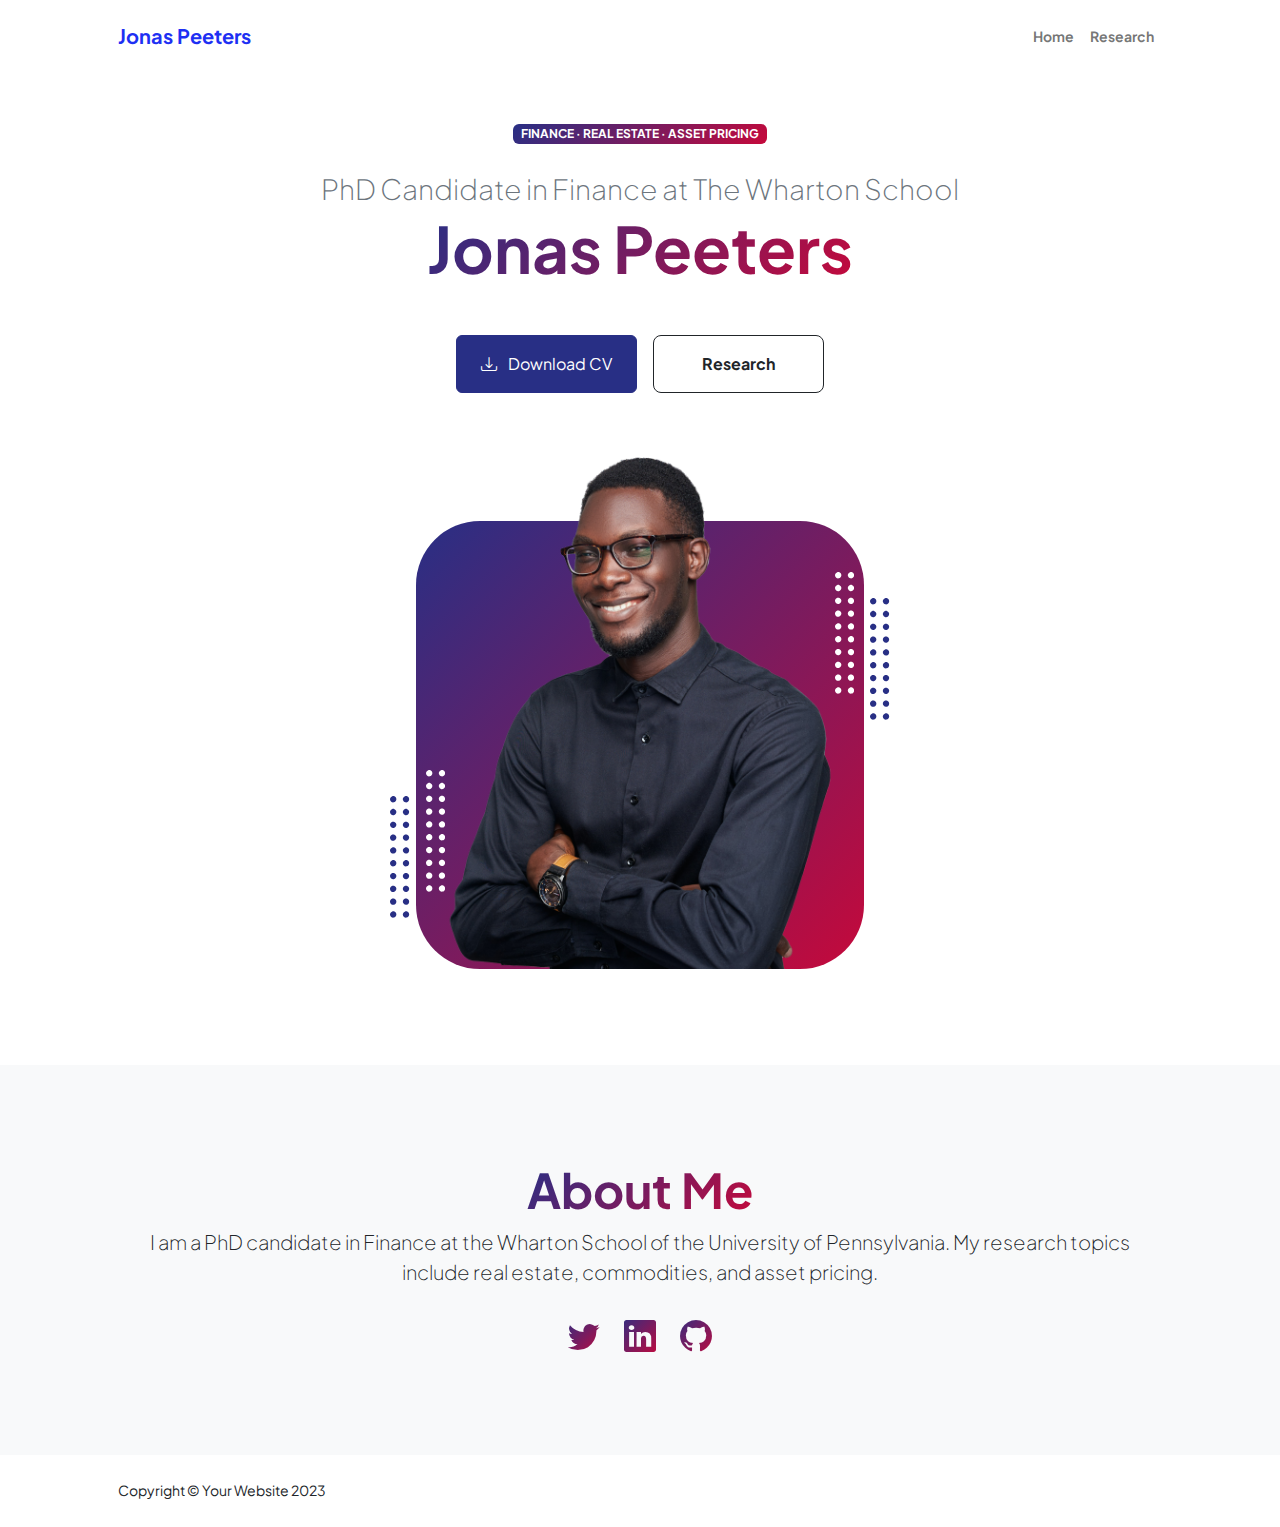
<file: index.html>
<!DOCTYPE html>
<html lang="en">
    <head>
        <meta charset="utf-8" />
        <meta name="viewport" content="width=device-width, initial-scale=1, shrink-to-fit=no" />
        <meta name="description" content="" />
        <meta name="author" content="" />
        <title>JP - Home</title>
        <!-- Favicon-->
        <link rel="icon" type="image/x-icon" href="assets/favicon.ico" />
        <!-- Custom Google font-->
        <link rel="preconnect" href="https://fonts.googleapis.com" />
        <link rel="preconnect" href="https://fonts.gstatic.com" crossorigin />
        <link href="https://fonts.googleapis.com/css2?family=Plus+Jakarta+Sans:wght@100;200;300;400;500;600;700;800;900&amp;display=swap" rel="stylesheet" />
        <!-- Bootstrap icons-->
        <link href="https://cdn.jsdelivr.net/npm/bootstrap-icons@1.8.1/font/bootstrap-icons.css" rel="stylesheet" />
        <!-- Core theme CSS (includes Bootstrap)-->
        <link href="css/styles.css" rel="stylesheet" />
    </head>
    <body class="d-flex flex-column h-100">
        <main class="flex-shrink-0">
            <!-- Navigation-->
            <nav class="navbar navbar-expand-lg navbar-light bg-white py-3">
                <div class="container px-5">
                    <a class="navbar-brand" href="index.html"><span class="fw-bolder text-primary">Jonas Peeters</span></a>
                    <button class="navbar-toggler" type="button" data-bs-toggle="collapse" data-bs-target="#navbarSupportedContent" aria-controls="navbarSupportedContent" aria-expanded="false" aria-label="Toggle navigation"><span class="navbar-toggler-icon"></span></button>
                    <div class="collapse navbar-collapse" id="navbarSupportedContent">
                        <ul class="navbar-nav ms-auto mb-2 mb-lg-0 small fw-bolder">
                            <li class="nav-item"><a class="nav-link" href="index.html">Home</a></li>
                            <li class="nav-item"><a class="nav-link" href="projects.html">Research</a></li>
                        </ul>
                    </div>
                </div>
            </nav>
            <!-- Header-->
            <header class="py-5">
                <div class="container px-5 pb-5">
                    <div class="row gx-5 align-items-center">
                        <div class="col-xxl-5">
                            <!-- Header text content-->
                            <div class="text-center text-xxl-start">
                                <div class="badge bg-gradient-primary-to-secondary text-white mb-4"><div class="text-uppercase">Finance &middot; Real Estate &middot; Asset Pricing</div></div>
                                <div class="fs-3 fw-light text-muted">PhD Candidate in Finance at The Wharton School</div>
                                <h1 class="display-3 fw-bolder mb-5"><span class="text-gradient d-inline">Jonas Peeters</span></h1>
                                <div class="d-grid gap-3 d-sm-flex justify-content-sm-center justify-content-xxl-start mb-3">
                                    <a class="btn btn-primary px-4 py-3" href="/assets/CV_20240404.pdf" download type="application/pdf">
                                        <div class="d-inline-block bi bi-download me-2"></div>
                                        Download CV
                                    </a>
                                    <a class="btn btn-outline-dark btn-lg px-5 py-3 fs-6 fw-bolder" href="projects.html">Research</a>
                                </div>
                            </div>
                        </div>
                        <div class="col-xxl-7">
                            <!-- Header profile picture-->
                            <div class="d-flex justify-content-center mt-5 mt-xxl-0">
                                <div class="profile bg-gradient-primary-to-secondary">
                                    <!-- TIP: For best results, use a photo with a transparent background like the demo example below-->
                                    <!-- Watch a tutorial on how to do this on YouTube (link)-->
                                    <img class="profile-img" src="assets/profile.png" alt="..." />
                                    <div class="dots-1">
                                        <!-- SVG Dots-->
                                        <svg version="1.1" xmlns="http://www.w3.org/2000/svg" xmlns:xlink="http://www.w3.org/1999/xlink" x="0px" y="0px" viewBox="0 0 191.6 1215.4" style="enable-background: new 0 0 191.6 1215.4" xml:space="preserve">
                                            <g transform="translate(0.000000,1280.000000) scale(0.100000,-0.100000)">
                                                <path d="M227.7,12788.6c-105-35-200-141-222-248c-43-206,163-412,369-369c155,32,275,190,260,339c-11,105-90,213-190,262        C383.7,12801.6,289.7,12808.6,227.7,12788.6z"></path>
                                                <path d="M1507.7,12788.6c-151-50-253-216-222-362c25-119,136-230,254-255c194-41,395,142,375,339c-11,105-90,213-190,262        C1663.7,12801.6,1569.7,12808.6,1507.7,12788.6z"></path>
                                                <path d="M227.7,11508.6c-105-35-200-141-222-248c-43-206,163-412,369-369c155,32,275,190,260,339c-11,105-90,213-190,262        C383.7,11521.6,289.7,11528.6,227.7,11508.6z"></path>
                                                <path d="M1507.7,11508.6c-151-50-253-216-222-362c25-119,136-230,254-255c194-41,395,142,375,339c-11,105-90,213-190,262        C1663.7,11521.6,1569.7,11528.6,1507.7,11508.6z"></path>
                                                <path d="M227.7,10228.6c-105-35-200-141-222-248c-43-206,163-412,369-369c155,32,275,190,260,339c-11,105-90,213-190,262        C383.7,10241.6,289.7,10248.6,227.7,10228.6z"></path>
                                                <path d="M1507.7,10228.6c-105-35-200-141-222-248c-43-206,163-412,369-369c155,32,275,190,260,339c-11,105-90,213-190,262        C1663.7,10241.6,1569.7,10248.6,1507.7,10228.6z"></path>
                                                <path d="M227.7,8948.6c-105-35-200-141-222-248c-43-206,163-412,369-369c155,32,275,190,260,339c-11,105-90,213-190,262        C383.7,8961.6,289.7,8968.6,227.7,8948.6z"></path>
                                                <path d="M1507.7,8948.6c-105-35-200-141-222-248c-43-206,163-412,369-369c155,32,275,190,260,339c-11,105-90,213-190,262        C1663.7,8961.6,1569.7,8968.6,1507.7,8948.6z"></path>
                                                <path d="M227.7,7668.6c-105-35-200-141-222-248c-43-206,163-412,369-369c155,32,275,190,260,339c-11,105-90,213-190,262        C383.7,7681.6,289.7,7688.6,227.7,7668.6z"></path>
                                                <path d="M1507.7,7668.6c-105-35-200-141-222-248c-43-206,163-412,369-369c155,32,275,190,260,339c-11,105-90,213-190,262        C1663.7,7681.6,1569.7,7688.6,1507.7,7668.6z"></path>
                                                <path d="M227.7,6388.6c-105-35-200-141-222-248c-43-206,163-412,369-369c155,32,275,190,260,339c-11,105-90,213-190,262        C383.7,6401.6,289.7,6408.6,227.7,6388.6z"></path>
                                                <path d="M1507.7,6388.6c-105-35-200-141-222-248c-43-206,163-412,369-369c155,32,275,190,260,339c-11,105-90,213-190,262        C1663.7,6401.6,1569.7,6408.6,1507.7,6388.6z"></path>
                                                <path d="M227.7,5108.6c-105-35-200-141-222-248c-43-206,163-412,369-369c155,32,275,190,260,339c-11,105-90,213-190,262        C383.7,5121.6,289.7,5128.6,227.7,5108.6z"></path>
                                                <path d="M1507.7,5108.6c-105-35-200-141-222-248c-43-206,163-412,369-369c155,32,275,190,260,339c-11,105-90,213-190,262        C1663.7,5121.6,1569.7,5128.6,1507.7,5108.6z"></path>
                                                <path d="M227.7,3828.6c-105-35-200-141-222-248c-43-206,163-412,369-369c155,32,275,190,260,339c-11,105-90,213-190,262        C383.7,3841.6,289.7,3848.6,227.7,3828.6z"></path>
                                                <path d="M1507.7,3828.6c-105-35-200-141-222-248c-43-206,163-412,369-369c155,32,275,190,260,339c-11,105-90,213-190,262        C1663.7,3841.6,1569.7,3848.6,1507.7,3828.6z"></path>
                                                <path d="M227.7,2548.6c-105-35-200-141-222-248c-43-206,163-412,369-369c155,32,275,190,260,339c-11,105-90,213-190,262        C383.7,2561.6,289.7,2568.6,227.7,2548.6z"></path>
                                                <path d="M1507.7,2548.6c-105-35-200-141-222-248c-43-206,163-412,369-369c155,32,275,190,260,339c-11,105-90,213-190,262        C1663.7,2561.6,1569.7,2568.6,1507.7,2548.6z"></path>
                                                <path d="M227.7,1268.6c-105-35-200-141-222-248c-43-206,163-412,369-369c155,32,275,190,260,339c-11,105-90,213-190,262        C383.7,1281.6,289.7,1288.6,227.7,1268.6z"></path>
                                                <path d="M1507.7,1268.6c-105-35-200-141-222-248c-43-206,163-412,369-369c155,32,275,190,260,339c-11,105-90,213-190,262        C1663.7,1281.6,1569.7,1288.6,1507.7,1268.6z"></path>
                                            </g>
                                        </svg>
                                        <!-- END of SVG dots-->
                                    </div>
                                    <div class="dots-2">
                                        <!-- SVG Dots-->
                                        <svg version="1.1" xmlns="http://www.w3.org/2000/svg" xmlns:xlink="http://www.w3.org/1999/xlink" x="0px" y="0px" viewBox="0 0 191.6 1215.4" style="enable-background: new 0 0 191.6 1215.4" xml:space="preserve">
                                            <g transform="translate(0.000000,1280.000000) scale(0.100000,-0.100000)">
                                                <path d="M227.7,12788.6c-105-35-200-141-222-248c-43-206,163-412,369-369c155,32,275,190,260,339c-11,105-90,213-190,262        C383.7,12801.6,289.7,12808.6,227.7,12788.6z"></path>
                                                <path d="M1507.7,12788.6c-151-50-253-216-222-362c25-119,136-230,254-255c194-41,395,142,375,339c-11,105-90,213-190,262        C1663.7,12801.6,1569.7,12808.6,1507.7,12788.6z"></path>
                                                <path d="M227.7,11508.6c-105-35-200-141-222-248c-43-206,163-412,369-369c155,32,275,190,260,339c-11,105-90,213-190,262        C383.7,11521.6,289.7,11528.6,227.7,11508.6z"></path>
                                                <path d="M1507.7,11508.6c-151-50-253-216-222-362c25-119,136-230,254-255c194-41,395,142,375,339c-11,105-90,213-190,262        C1663.7,11521.6,1569.7,11528.6,1507.7,11508.6z"></path>
                                                <path d="M227.7,10228.6c-105-35-200-141-222-248c-43-206,163-412,369-369c155,32,275,190,260,339c-11,105-90,213-190,262        C383.7,10241.6,289.7,10248.6,227.7,10228.6z"></path>
                                                <path d="M1507.7,10228.6c-105-35-200-141-222-248c-43-206,163-412,369-369c155,32,275,190,260,339c-11,105-90,213-190,262        C1663.7,10241.6,1569.7,10248.6,1507.7,10228.6z"></path>
                                                <path d="M227.7,8948.6c-105-35-200-141-222-248c-43-206,163-412,369-369c155,32,275,190,260,339c-11,105-90,213-190,262        C383.7,8961.6,289.7,8968.6,227.7,8948.6z"></path>
                                                <path d="M1507.7,8948.6c-105-35-200-141-222-248c-43-206,163-412,369-369c155,32,275,190,260,339c-11,105-90,213-190,262        C1663.7,8961.6,1569.7,8968.6,1507.7,8948.6z"></path>
                                                <path d="M227.7,7668.6c-105-35-200-141-222-248c-43-206,163-412,369-369c155,32,275,190,260,339c-11,105-90,213-190,262        C383.7,7681.6,289.7,7688.6,227.7,7668.6z"></path>
                                                <path d="M1507.7,7668.6c-105-35-200-141-222-248c-43-206,163-412,369-369c155,32,275,190,260,339c-11,105-90,213-190,262        C1663.7,7681.6,1569.7,7688.6,1507.7,7668.6z"></path>
                                                <path d="M227.7,6388.6c-105-35-200-141-222-248c-43-206,163-412,369-369c155,32,275,190,260,339c-11,105-90,213-190,262        C383.7,6401.6,289.7,6408.6,227.7,6388.6z"></path>
                                                <path d="M1507.7,6388.6c-105-35-200-141-222-248c-43-206,163-412,369-369c155,32,275,190,260,339c-11,105-90,213-190,262        C1663.7,6401.6,1569.7,6408.6,1507.7,6388.6z"></path>
                                                <path d="M227.7,5108.6c-105-35-200-141-222-248c-43-206,163-412,369-369c155,32,275,190,260,339c-11,105-90,213-190,262        C383.7,5121.6,289.7,5128.6,227.7,5108.6z"></path>
                                                <path d="M1507.7,5108.6c-105-35-200-141-222-248c-43-206,163-412,369-369c155,32,275,190,260,339c-11,105-90,213-190,262        C1663.7,5121.6,1569.7,5128.6,1507.7,5108.6z"></path>
                                                <path d="M227.7,3828.6c-105-35-200-141-222-248c-43-206,163-412,369-369c155,32,275,190,260,339c-11,105-90,213-190,262        C383.7,3841.6,289.7,3848.6,227.7,3828.6z"></path>
                                                <path d="M1507.7,3828.6c-105-35-200-141-222-248c-43-206,163-412,369-369c155,32,275,190,260,339c-11,105-90,213-190,262        C1663.7,3841.6,1569.7,3848.6,1507.7,3828.6z"></path>
                                                <path d="M227.7,2548.6c-105-35-200-141-222-248c-43-206,163-412,369-369c155,32,275,190,260,339c-11,105-90,213-190,262        C383.7,2561.6,289.7,2568.6,227.7,2548.6z"></path>
                                                <path d="M1507.7,2548.6c-105-35-200-141-222-248c-43-206,163-412,369-369c155,32,275,190,260,339c-11,105-90,213-190,262        C1663.7,2561.6,1569.7,2568.6,1507.7,2548.6z"></path>
                                                <path d="M227.7,1268.6c-105-35-200-141-222-248c-43-206,163-412,369-369c155,32,275,190,260,339c-11,105-90,213-190,262        C383.7,1281.6,289.7,1288.6,227.7,1268.6z"></path>
                                                <path d="M1507.7,1268.6c-105-35-200-141-222-248c-43-206,163-412,369-369c155,32,275,190,260,339c-11,105-90,213-190,262        C1663.7,1281.6,1569.7,1288.6,1507.7,1268.6z"></path>
                                            </g>
                                        </svg>
                                        <!-- END of SVG dots-->
                                    </div>
                                    <div class="dots-3">
                                        <!-- SVG Dots-->
                                        <svg version="1.1" xmlns="http://www.w3.org/2000/svg" xmlns:xlink="http://www.w3.org/1999/xlink" x="0px" y="0px" viewBox="0 0 191.6 1215.4" style="enable-background: new 0 0 191.6 1215.4" xml:space="preserve">
                                            <g transform="translate(0.000000,1280.000000) scale(0.100000,-0.100000)">
                                                <path d="M227.7,12788.6c-105-35-200-141-222-248c-43-206,163-412,369-369c155,32,275,190,260,339c-11,105-90,213-190,262        C383.7,12801.6,289.7,12808.6,227.7,12788.6z"></path>
                                                <path d="M1507.7,12788.6c-151-50-253-216-222-362c25-119,136-230,254-255c194-41,395,142,375,339c-11,105-90,213-190,262        C1663.7,12801.6,1569.7,12808.6,1507.7,12788.6z"></path>
                                                <path d="M227.7,11508.6c-105-35-200-141-222-248c-43-206,163-412,369-369c155,32,275,190,260,339c-11,105-90,213-190,262        C383.7,11521.6,289.7,11528.6,227.7,11508.6z"></path>
                                                <path d="M1507.7,11508.6c-151-50-253-216-222-362c25-119,136-230,254-255c194-41,395,142,375,339c-11,105-90,213-190,262        C1663.7,11521.6,1569.7,11528.6,1507.7,11508.6z"></path>
                                                <path d="M227.7,10228.6c-105-35-200-141-222-248c-43-206,163-412,369-369c155,32,275,190,260,339c-11,105-90,213-190,262        C383.7,10241.6,289.7,10248.6,227.7,10228.6z"></path>
                                                <path d="M1507.7,10228.6c-105-35-200-141-222-248c-43-206,163-412,369-369c155,32,275,190,260,339c-11,105-90,213-190,262        C1663.7,10241.6,1569.7,10248.6,1507.7,10228.6z"></path>
                                                <path d="M227.7,8948.6c-105-35-200-141-222-248c-43-206,163-412,369-369c155,32,275,190,260,339c-11,105-90,213-190,262        C383.7,8961.6,289.7,8968.6,227.7,8948.6z"></path>
                                                <path d="M1507.7,8948.6c-105-35-200-141-222-248c-43-206,163-412,369-369c155,32,275,190,260,339c-11,105-90,213-190,262        C1663.7,8961.6,1569.7,8968.6,1507.7,8948.6z"></path>
                                                <path d="M227.7,7668.6c-105-35-200-141-222-248c-43-206,163-412,369-369c155,32,275,190,260,339c-11,105-90,213-190,262        C383.7,7681.6,289.7,7688.6,227.7,7668.6z"></path>
                                                <path d="M1507.7,7668.6c-105-35-200-141-222-248c-43-206,163-412,369-369c155,32,275,190,260,339c-11,105-90,213-190,262        C1663.7,7681.6,1569.7,7688.6,1507.7,7668.6z"></path>
                                                <path d="M227.7,6388.6c-105-35-200-141-222-248c-43-206,163-412,369-369c155,32,275,190,260,339c-11,105-90,213-190,262        C383.7,6401.6,289.7,6408.6,227.7,6388.6z"></path>
                                                <path d="M1507.7,6388.6c-105-35-200-141-222-248c-43-206,163-412,369-369c155,32,275,190,260,339c-11,105-90,213-190,262        C1663.7,6401.6,1569.7,6408.6,1507.7,6388.6z"></path>
                                                <path d="M227.7,5108.6c-105-35-200-141-222-248c-43-206,163-412,369-369c155,32,275,190,260,339c-11,105-90,213-190,262        C383.7,5121.6,289.7,5128.6,227.7,5108.6z"></path>
                                                <path d="M1507.7,5108.6c-105-35-200-141-222-248c-43-206,163-412,369-369c155,32,275,190,260,339c-11,105-90,213-190,262        C1663.7,5121.6,1569.7,5128.6,1507.7,5108.6z"></path>
                                                <path d="M227.7,3828.6c-105-35-200-141-222-248c-43-206,163-412,369-369c155,32,275,190,260,339c-11,105-90,213-190,262        C383.7,3841.6,289.7,3848.6,227.7,3828.6z"></path>
                                                <path d="M1507.7,3828.6c-105-35-200-141-222-248c-43-206,163-412,369-369c155,32,275,190,260,339c-11,105-90,213-190,262        C1663.7,3841.6,1569.7,3848.6,1507.7,3828.6z"></path>
                                                <path d="M227.7,2548.6c-105-35-200-141-222-248c-43-206,163-412,369-369c155,32,275,190,260,339c-11,105-90,213-190,262        C383.7,2561.6,289.7,2568.6,227.7,2548.6z"></path>
                                                <path d="M1507.7,2548.6c-105-35-200-141-222-248c-43-206,163-412,369-369c155,32,275,190,260,339c-11,105-90,213-190,262        C1663.7,2561.6,1569.7,2568.6,1507.7,2548.6z"></path>
                                                <path d="M227.7,1268.6c-105-35-200-141-222-248c-43-206,163-412,369-369c155,32,275,190,260,339c-11,105-90,213-190,262        C383.7,1281.6,289.7,1288.6,227.7,1268.6z"></path>
                                                <path d="M1507.7,1268.6c-105-35-200-141-222-248c-43-206,163-412,369-369c155,32,275,190,260,339c-11,105-90,213-190,262        C1663.7,1281.6,1569.7,1288.6,1507.7,1268.6z"></path>
                                            </g>
                                        </svg>
                                        <!-- END of SVG dots-->
                                    </div>
                                    <div class="dots-4">
                                        <!-- SVG Dots-->
                                        <svg version="1.1" xmlns="http://www.w3.org/2000/svg" xmlns:xlink="http://www.w3.org/1999/xlink" x="0px" y="0px" viewBox="0 0 191.6 1215.4" style="enable-background: new 0 0 191.6 1215.4" xml:space="preserve">
                                            <g transform="translate(0.000000,1280.000000) scale(0.100000,-0.100000)">
                                                <path d="M227.7,12788.6c-105-35-200-141-222-248c-43-206,163-412,369-369c155,32,275,190,260,339c-11,105-90,213-190,262        C383.7,12801.6,289.7,12808.6,227.7,12788.6z"></path>
                                                <path d="M1507.7,12788.6c-151-50-253-216-222-362c25-119,136-230,254-255c194-41,395,142,375,339c-11,105-90,213-190,262        C1663.7,12801.6,1569.7,12808.6,1507.7,12788.6z"></path>
                                                <path d="M227.7,11508.6c-105-35-200-141-222-248c-43-206,163-412,369-369c155,32,275,190,260,339c-11,105-90,213-190,262        C383.7,11521.6,289.7,11528.6,227.7,11508.6z"></path>
                                                <path d="M1507.7,11508.6c-151-50-253-216-222-362c25-119,136-230,254-255c194-41,395,142,375,339c-11,105-90,213-190,262        C1663.7,11521.6,1569.7,11528.6,1507.7,11508.6z"></path>
                                                <path d="M227.7,10228.6c-105-35-200-141-222-248c-43-206,163-412,369-369c155,32,275,190,260,339c-11,105-90,213-190,262        C383.7,10241.6,289.7,10248.6,227.7,10228.6z"></path>
                                                <path d="M1507.7,10228.6c-105-35-200-141-222-248c-43-206,163-412,369-369c155,32,275,190,260,339c-11,105-90,213-190,262        C1663.7,10241.6,1569.7,10248.6,1507.7,10228.6z"></path>
                                                <path d="M227.7,8948.6c-105-35-200-141-222-248c-43-206,163-412,369-369c155,32,275,190,260,339c-11,105-90,213-190,262        C383.7,8961.6,289.7,8968.6,227.7,8948.6z"></path>
                                                <path d="M1507.7,8948.6c-105-35-200-141-222-248c-43-206,163-412,369-369c155,32,275,190,260,339c-11,105-90,213-190,262        C1663.7,8961.6,1569.7,8968.6,1507.7,8948.6z"></path>
                                                <path d="M227.7,7668.6c-105-35-200-141-222-248c-43-206,163-412,369-369c155,32,275,190,260,339c-11,105-90,213-190,262        C383.7,7681.6,289.7,7688.6,227.7,7668.6z"></path>
                                                <path d="M1507.7,7668.6c-105-35-200-141-222-248c-43-206,163-412,369-369c155,32,275,190,260,339c-11,105-90,213-190,262        C1663.7,7681.6,1569.7,7688.6,1507.7,7668.6z"></path>
                                                <path d="M227.7,6388.6c-105-35-200-141-222-248c-43-206,163-412,369-369c155,32,275,190,260,339c-11,105-90,213-190,262        C383.7,6401.6,289.7,6408.6,227.7,6388.6z"></path>
                                                <path d="M1507.7,6388.6c-105-35-200-141-222-248c-43-206,163-412,369-369c155,32,275,190,260,339c-11,105-90,213-190,262        C1663.7,6401.6,1569.7,6408.6,1507.7,6388.6z"></path>
                                                <path d="M227.7,5108.6c-105-35-200-141-222-248c-43-206,163-412,369-369c155,32,275,190,260,339c-11,105-90,213-190,262        C383.7,5121.6,289.7,5128.6,227.7,5108.6z"></path>
                                                <path d="M1507.7,5108.6c-105-35-200-141-222-248c-43-206,163-412,369-369c155,32,275,190,260,339c-11,105-90,213-190,262        C1663.7,5121.6,1569.7,5128.6,1507.7,5108.6z"></path>
                                                <path d="M227.7,3828.6c-105-35-200-141-222-248c-43-206,163-412,369-369c155,32,275,190,260,339c-11,105-90,213-190,262        C383.7,3841.6,289.7,3848.6,227.7,3828.6z"></path>
                                                <path d="M1507.7,3828.6c-105-35-200-141-222-248c-43-206,163-412,369-369c155,32,275,190,260,339c-11,105-90,213-190,262        C1663.7,3841.6,1569.7,3848.6,1507.7,3828.6z"></path>
                                                <path d="M227.7,2548.6c-105-35-200-141-222-248c-43-206,163-412,369-369c155,32,275,190,260,339c-11,105-90,213-190,262        C383.7,2561.6,289.7,2568.6,227.7,2548.6z"></path>
                                                <path d="M1507.7,2548.6c-105-35-200-141-222-248c-43-206,163-412,369-369c155,32,275,190,260,339c-11,105-90,213-190,262        C1663.7,2561.6,1569.7,2568.6,1507.7,2548.6z"></path>
                                                <path d="M227.7,1268.6c-105-35-200-141-222-248c-43-206,163-412,369-369c155,32,275,190,260,339c-11,105-90,213-190,262        C383.7,1281.6,289.7,1288.6,227.7,1268.6z"></path>
                                                <path d="M1507.7,1268.6c-105-35-200-141-222-248c-43-206,163-412,369-369c155,32,275,190,260,339c-11,105-90,213-190,262        C1663.7,1281.6,1569.7,1288.6,1507.7,1268.6z"></path>
                                            </g>
                                        </svg>
                                        <!-- END of SVG dots-->
                                    </div>
                                </div>
                            </div>
                        </div>
                    </div>
                </div>
            </header>
            <!-- About Section-->
            <section class="bg-light py-5">
                <div class="container px-5">
                    <div class="row gx-5 justify-content-center">
                        <div class="col-xxl-8">
                            <div class="text-center my-5">
                                <h2 class="display-5 fw-bolder"><span class="text-gradient d-inline">About Me</span></h2>
                                <p class="lead fw-light mb-4">I am a PhD candidate in Finance at the Wharton School of the University of Pennsylvania. My research topics include real estate, commodities, and asset pricing.</p>
                                <p class="text-muted"></p>
                                <div class="d-flex justify-content-center fs-2 gap-4">
                                    <a class="text-gradient" href="https://twitter.com/jpjonas95"><i class="bi bi-twitter"></i></a>
                                    <a class="text-gradient" href="https://www.linkedin.com/in/peetersjonas/"><i class="bi bi-linkedin"></i></a>
                                    <a class="text-gradient" href="https://github.com/Jonas-JP-Peeters"><i class="bi bi-github"></i></a>
                                </div>
                            </div>
                        </div>
                    </div>
                </div>
            </section>
        </main>
        <!-- Footer-->
        <footer class="bg-white py-4 mt-auto">
            <div class="container px-5">
                <div class="row align-items-center justify-content-between flex-column flex-sm-row">
                    <div class="col-auto"><div class="small m-0">Copyright &copy; Your Website 2023</div></div>
                    <div class="col-auto">
                        <a class="small" href="#!"></a>
                        <span class="mx-1"></span>
                        <a class="small" href="#!"></a>
                        <span class="mx-1"></span>
                        <a class="small" href="#!"></a>
                    </div>
                </div>
            </div>
        </footer>
        <!-- Bootstrap core JS-->
        <script src="https://cdn.jsdelivr.net/npm/bootstrap@5.2.3/dist/js/bootstrap.bundle.min.js"></script>
        <!-- Core theme JS-->
        <script src="js/scripts.js"></script>
    </body>
</html>
</file>
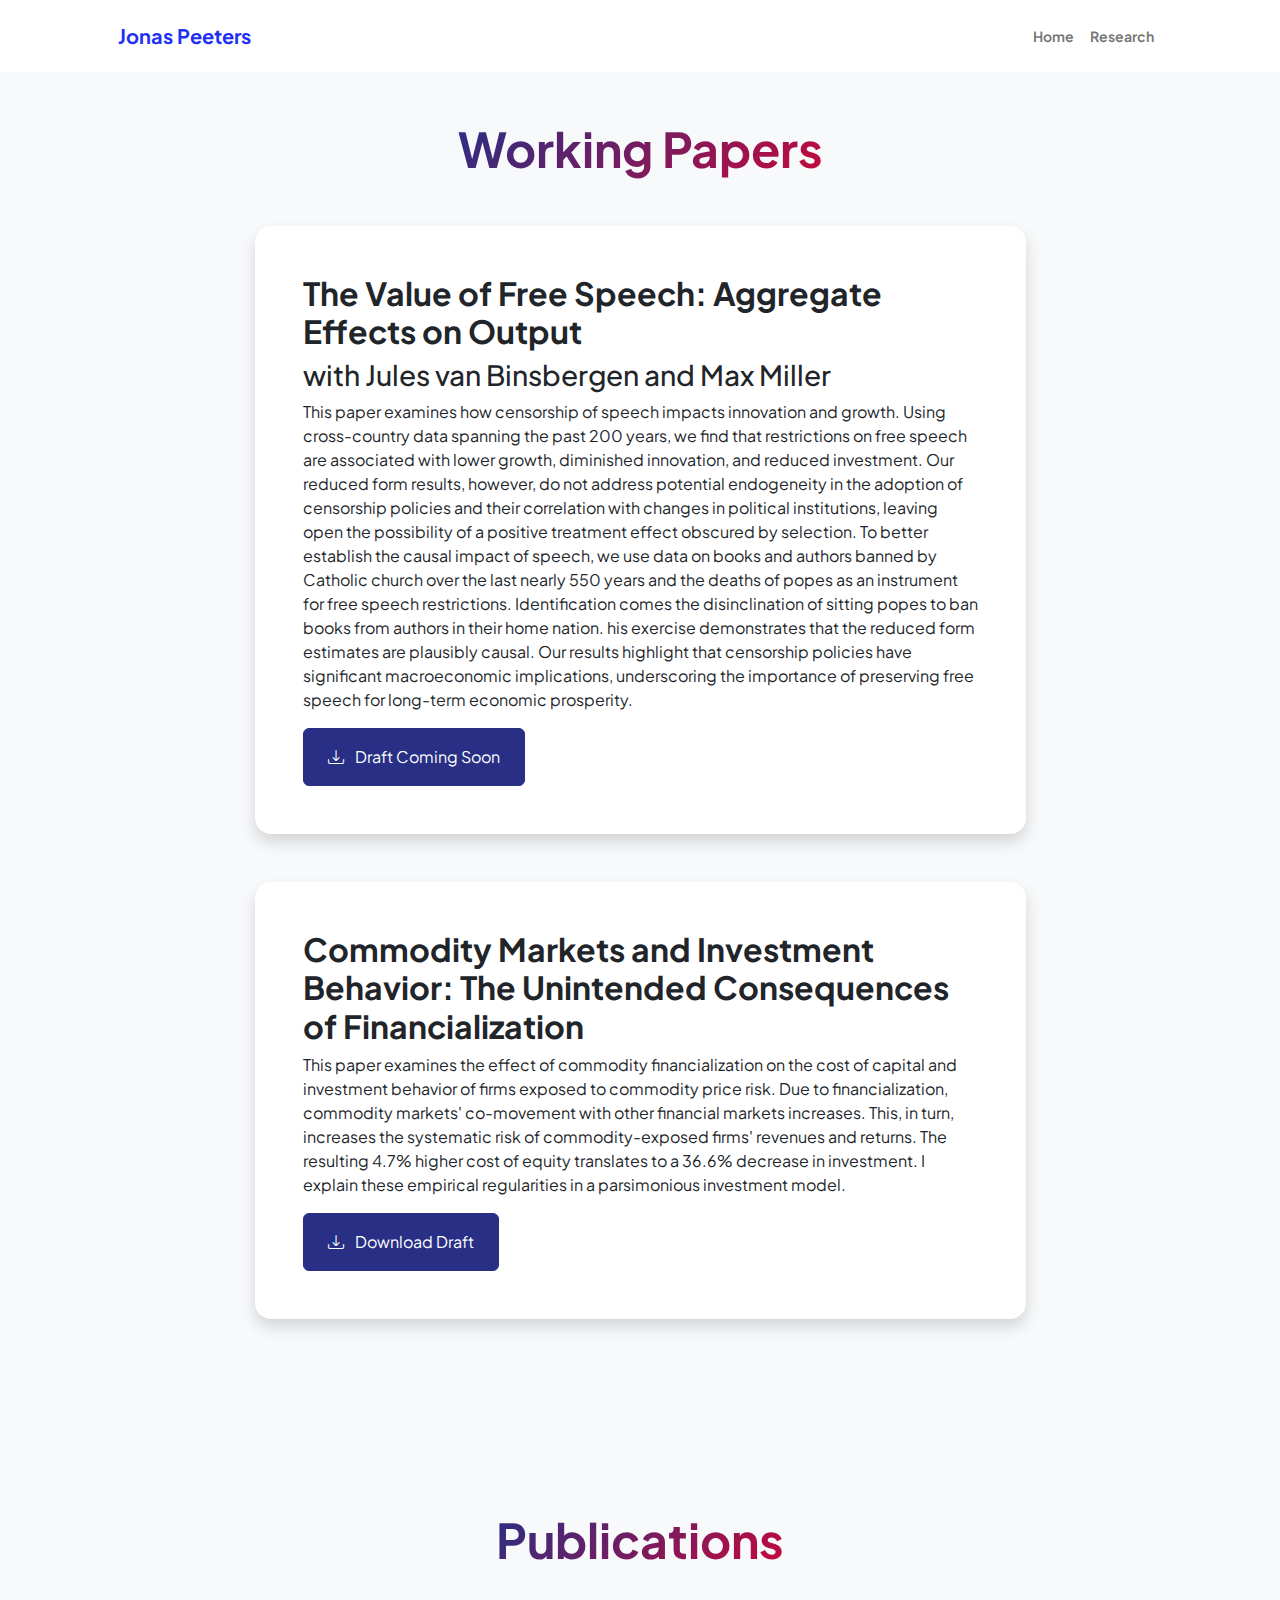
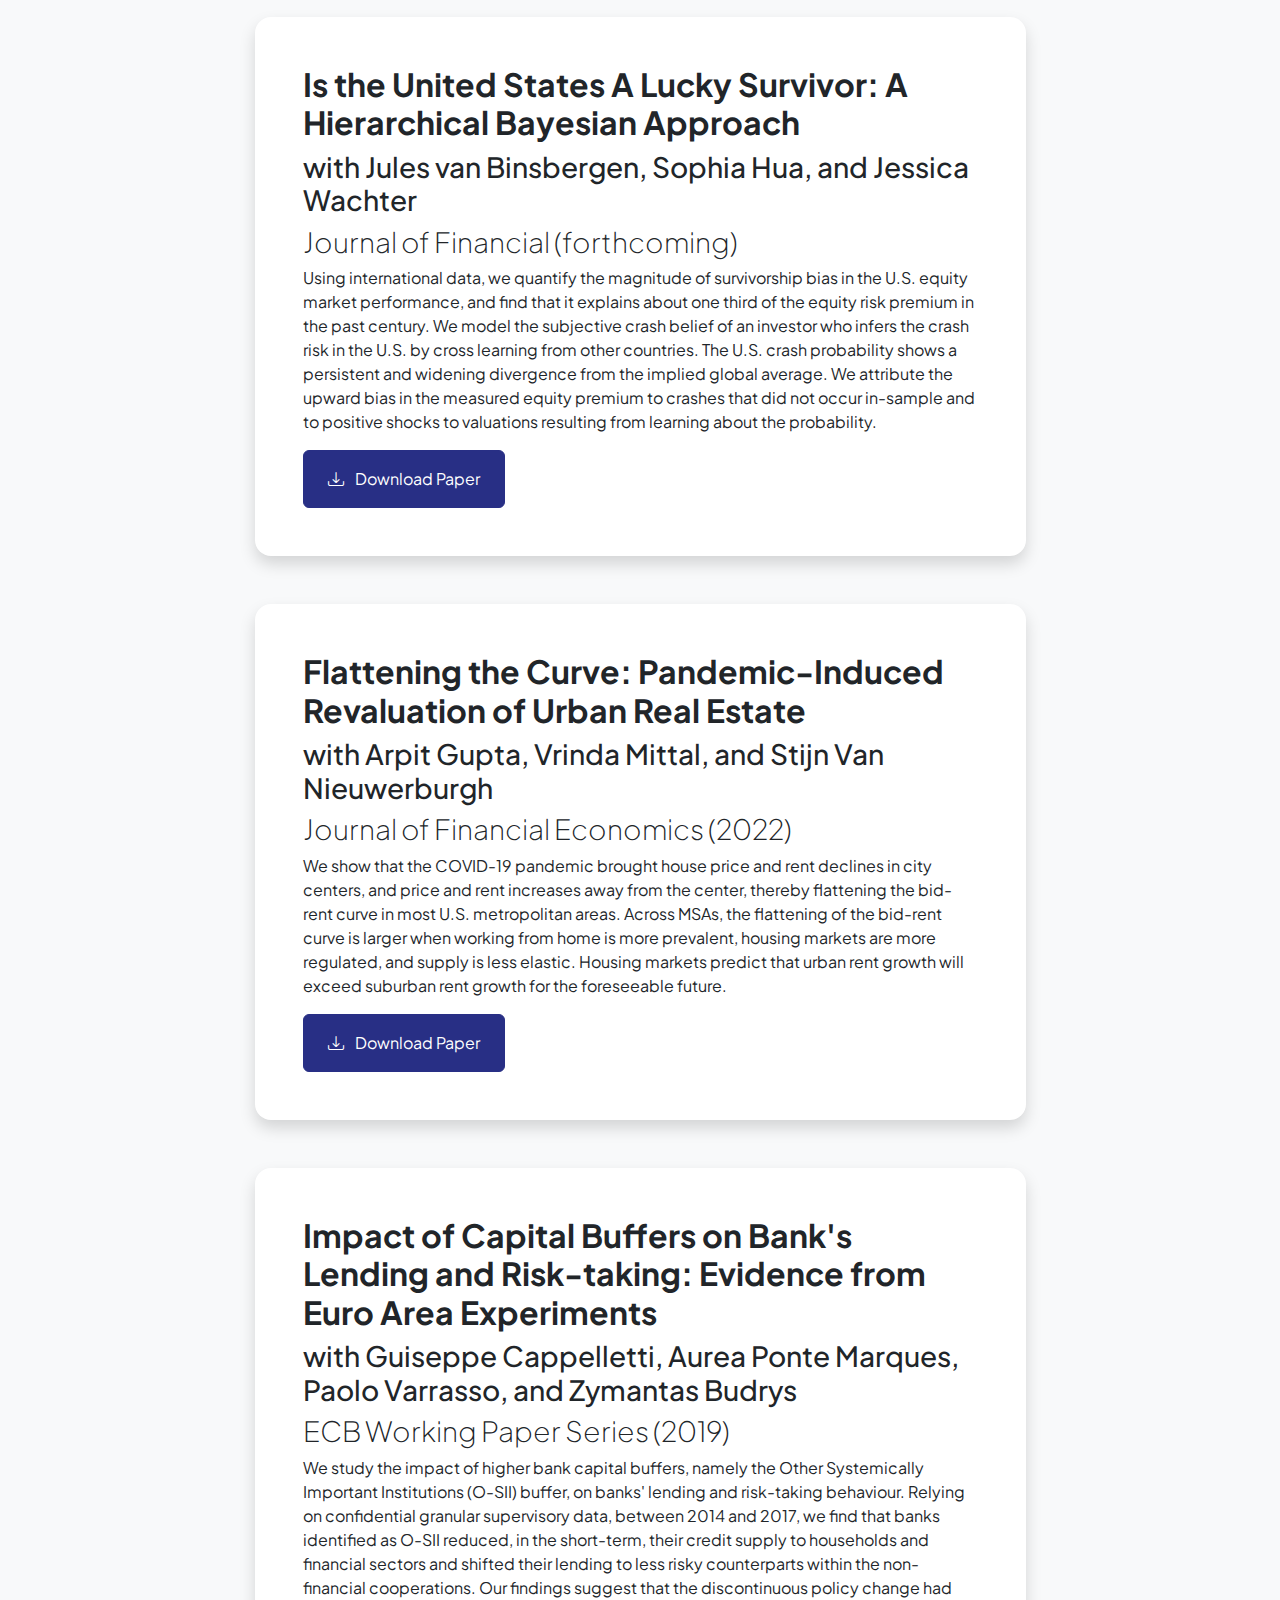
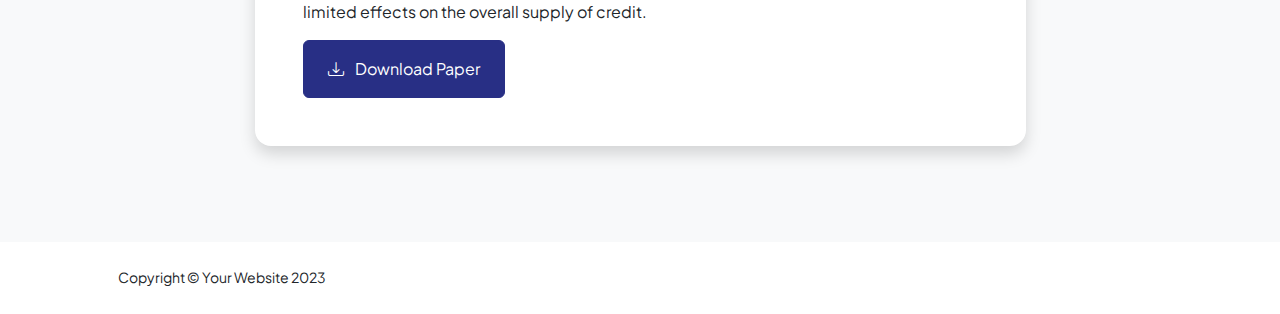
<file: projects.html>
<!DOCTYPE html>
<html lang="en">
    <head>
        <meta charset="utf-8" />
        <meta name="viewport" content="width=device-width, initial-scale=1, shrink-to-fit=no" />
        <meta name="description" content="Research projects" />
        <meta name="author" content="Jonas Peeters" />
        <title>JP - Research</title>
        <!-- Favicon-->
        <link rel="icon" type="image/x-icon" href="assets/favicon.ico" />
        <!-- Custom Google font-->
        <link rel="preconnect" href="https://fonts.googleapis.com" />
        <link rel="preconnect" href="https://fonts.gstatic.com" crossorigin />
        <link href="https://fonts.googleapis.com/css2?family=Plus+Jakarta+Sans:wght@100;200;300;400;500;600;700;800;900&amp;display=swap" rel="stylesheet" />
        <!-- Bootstrap icons-->
        <link href="https://cdn.jsdelivr.net/npm/bootstrap-icons@1.8.1/font/bootstrap-icons.css" rel="stylesheet" />
        <!-- Core theme CSS (includes Bootstrap)-->
        <link href="css/styles.css" rel="stylesheet" />
    </head>
    <body class="d-flex flex-column h-100 bg-light">
        <main class="flex-shrink-0">
            <!-- Navigation-->
            <nav class="navbar navbar-expand-lg navbar-light bg-white py-3">
                <div class="container px-5">
                    <a class="navbar-brand" href="index.html"><span class="fw-bolder text-primary">Jonas Peeters</span></a>
                    <button class="navbar-toggler" type="button" data-bs-toggle="collapse" data-bs-target="#navbarSupportedContent" aria-controls="navbarSupportedContent" aria-expanded="false" aria-label="Toggle navigation"><span class="navbar-toggler-icon"></span></button>
                    <div class="collapse navbar-collapse" id="navbarSupportedContent">
                        <ul class="navbar-nav ms-auto mb-2 mb-lg-0 small fw-bolder">
                            <li class="nav-item"><a class="nav-link" href="index.html">Home</a></li>
                            <li class="nav-item"><a class="nav-link" href="projects.html">Research</a></li>
                        </ul>
                    </div>
                </div>
            </nav>
            <!-- Working Papers Section-->
            <section class="py-5">
                <div class="container px-5 mb-5">
                    <div class="text-center mb-5">
                        <h1 class="display-5 fw-bolder mb-0"><span class="text-gradient d-inline">Working Papers</span></h1>
                    </div>
                    <div class="row gx-5 justify-content-center">
                        <div class="col-lg-11 col-xl-9 col-xxl-8">
                            <!-- Project Card 1-->
                            <div class="card overflow-hidden shadow rounded-4 border-0 mb-5">
                                <div class="card-body p-0">
                                    <div class="d-flex align-items-center">
                                        <div class="p-5">
                                            <h2 class="fw-bolder">The Value of Free Speech: Aggregate Effects on Output</h2>
                                            <h3 class="fw-italic">with Jules van Binsbergen and Max Miller</h3>
                                            <p>This paper examines how censorship of speech impacts innovation and growth. Using cross-country data spanning the past 200 years, we find that restrictions on free speech are associated with lower growth, diminished innovation, and reduced investment. Our reduced form results, however, do not address potential endogeneity in the adoption of censorship policies and their correlation with changes in political institutions, leaving open the possibility of a positive treatment effect obscured by selection. To better establish the causal impact of speech, we use data on books and authors banned by Catholic church over the last nearly 550 years and the deaths of popes as an instrument for free speech restrictions. Identification comes the disinclination of sitting popes to ban books from authors in their home nation. his exercise demonstrates that the reduced form estimates are plausibly causal.  Our results highlight that censorship policies have significant macroeconomic implications, underscoring the importance of preserving free speech for long-term economic prosperity.</p>
                                            <a class="btn btn-primary px-4 py-3" href="#!">
                                                <div class="d-inline-block bi bi-download me-2"></div>
                                                Draft Coming Soon
                                            </a>
                                        </div>
                                    </div>
                                </div>
                            </div>
                            <!-- Project Card 2-->
                            <div class="card overflow-hidden shadow rounded-4 border-0 mb-5">
                                <div class="card-body p-0">
                                    <div class="d-flex align-items-center">
                                        <div class="p-5">
                                            <h2 class="fw-bolder">Commodity Markets and Investment Behavior: The Unintended Consequences of Financialization</h2>
                                            <p>This paper examines the effect of commodity financialization on the cost of capital and investment behavior of firms exposed to commodity price risk. Due to financialization, commodity markets' co-movement with other financial markets increases. This, in turn, increases the systematic risk of commodity-exposed firms' revenues and returns. The resulting 4.7% higher cost of equity translates to a 36.6% decrease in investment. I explain these empirical regularities in a parsimonious investment model.</p>
                                            <a class="btn btn-primary px-4 py-3" href="/assets/CommFinancializationInvestDecrease_JonasPeeters.pdf" download>
                                                <div class="d-inline-block bi bi-download me-2"></div>
                                                Download Draft
                                            </a>
                                        </div>
                                    </div>
                                </div>
                            </div>
                        </div>
                    </div>
                </div>
            </section>
        </main>
            <!-- Publications Section-->
            <section class="py-5">
                <div class="container px-5 mb-5">
                    <div class="text-center mb-5">
                        <h1 class="display-5 fw-bolder mb-0"><span class="text-gradient d-inline">Publications</span></h1>
                    </div>
                    <div class="row gx-5 justify-content-center">
                        <div class="col-lg-11 col-xl-9 col-xxl-8">
                            <!-- Project Card 1-->
                            <div class="card overflow-hidden shadow rounded-4 border-0 mb-5">
                                <div class="card-body p-0">
                                    <div class="d-flex align-items-center">
                                        <div class="p-5">
                                            <h2 class="fw-bolder">Is the United States A Lucky Survivor: A Hierarchical Bayesian Approach</h2>
                                            <h3 class="fw-italic">with Jules van Binsbergen, Sophia Hua, and Jessica Wachter</h3>
                                            <h3 class="fw-lighter">Journal of Financial (forthcoming)</h3>
                                            <p>Using international data, we quantify the magnitude of survivorship bias in the U.S. equity market performance, and find that it explains about one third of the equity risk premium in the past century. We model the subjective crash belief of an investor who infers the crash risk in the U.S. by cross learning from other countries. The U.S. crash probability shows a persistent and widening divergence from the implied global average. We attribute the upward bias in the measured equity premium to crashes that did not occur in-sample and to positive shocks to valuations resulting from learning about the probability.</p>
                                            <a class="btn btn-primary px-4 py-3" href="/assets/Survivor_v15.pdf" download>
                                                <div class="d-inline-block bi bi-download me-2"></div>
                                                Download Paper
                                            </a>
                                        </div>
                                    </div>
                                </div>
                            </div>
                            <!-- Project Card 2-->
                            <div class="card overflow-hidden shadow rounded-4 border-0 mb-5">
                                <div class="card-body p-0">
                                    <div class="d-flex align-items-center">
                                        <div class="p-5">
                                            <h2 class="fw-bolder">Flattening the Curve: Pandemic-Induced Revaluation of Urban Real Estate</h2>
                                            <h3 class="fw-italic">with Arpit Gupta, Vrinda Mittal, and Stijn Van Nieuwerburgh</h3>
                                            <h3 class="fw-lighter">Journal of Financial Economics (2022)</h3>
                                            <p>We show that the COVID-19 pandemic brought house price and rent declines in city centers, and price and rent increases away from the center, thereby flattening the bid-rent curve in most U.S. metropolitan areas. Across MSAs, the flattening of the bid-rent curve is larger when working from home is more prevalent, housing markets are more regulated, and supply is less elastic. Housing markets predict that urban rent growth will exceed suburban rent growth for the foreseeable future.</p>
                                            <a class="btn btn-primary px-4 py-3" href="/assets/flatteningcurve.pdf" download>
                                                <div class="d-inline-block bi bi-download me-2"></div>
                                                Download Paper
                                            </a>
                                        </div>
                                    </div>
                                </div>
                            </div>
                            <!-- Project Card 3-->
                            <div class="card overflow-hidden shadow rounded-4 border-0">
                                <div class="card-body p-0">
                                    <div class="d-flex align-items-center">
                                        <div class="p-5">
                                            <h2 class="fw-bolder">Impact of Capital Buffers on Bank's Lending and Risk-taking: Evidence from Euro Area Experiments</h2>
                                            <h3 class="fw-italic">with Guiseppe Cappelletti, Aurea Ponte Marques, Paolo Varrasso, and Zymantas Budrys</h3>
                                            <h3 class="fw-lighter">ECB Working Paper Series (2019)</h3>
                                            <p>We study the impact of higher bank capital buffers, namely the Other Systemically Important Institutions (O-SII) buffer, on banks' lending and risk-taking behaviour. Relying on confidential granular supervisory data, between 2014 and 2017, we find that banks identified as O-SII reduced, in the short-term, their credit supply to households and financial sectors and shifted their lending to less risky counterparts within the non-financial cooperations. Our findings suggest that the discontinuous policy change had limited effects on the overall supply of credit.</p>
                                            <a class="btn btn-primary px-4 py-3" href="/assets/capitalreqs.pdf" download>
                                                <div class="d-inline-block bi bi-download me-2"></div>
                                                Download Paper
                                            </a>
                                        </div>
                                    </div>
                                </div>
                            </div>
                        </div>
                    </div>
                </div>
            </section>
        <!-- Footer-->
        <footer class="bg-white py-4 mt-auto">
            <div class="container px-5">
                <div class="row align-items-center justify-content-between flex-column flex-sm-row">
                    <div class="col-auto"><div class="small m-0">Copyright &copy; Your Website 2023</div></div>
                    <div class="col-auto">
                        <a class="small" href="#!"></a>
                        <span class="mx-1"></span>
                        <a class="small" href="#!"></a>
                        <span class="mx-1"></span>
                        <a class="small" href="#!"></a>
                    </div>
                </div>
            </div>
        </footer>
        <!-- Bootstrap core JS-->
        <script src="https://cdn.jsdelivr.net/npm/bootstrap@5.2.3/dist/js/bootstrap.bundle.min.js"></script>
        <!-- Core theme JS-->
        <script src="js/scripts.js"></script>
    </body>
</html>
</file>
